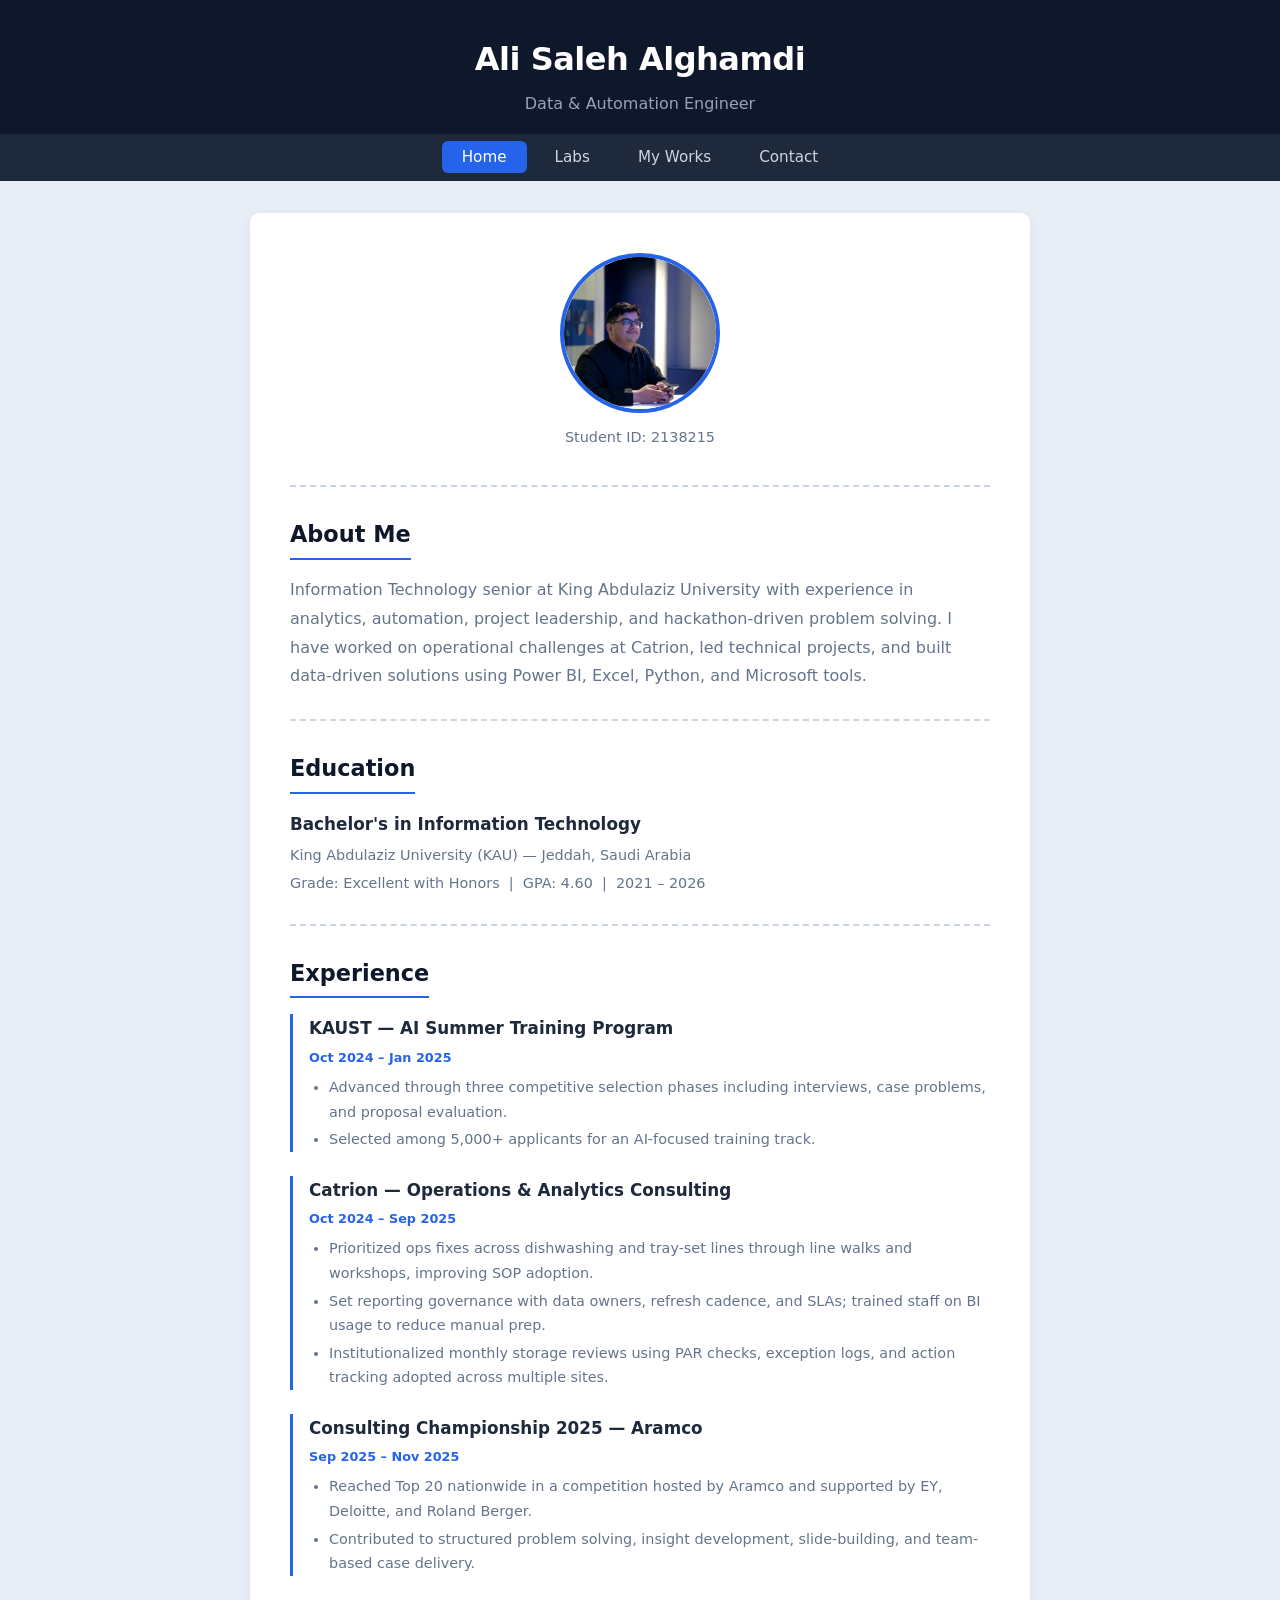
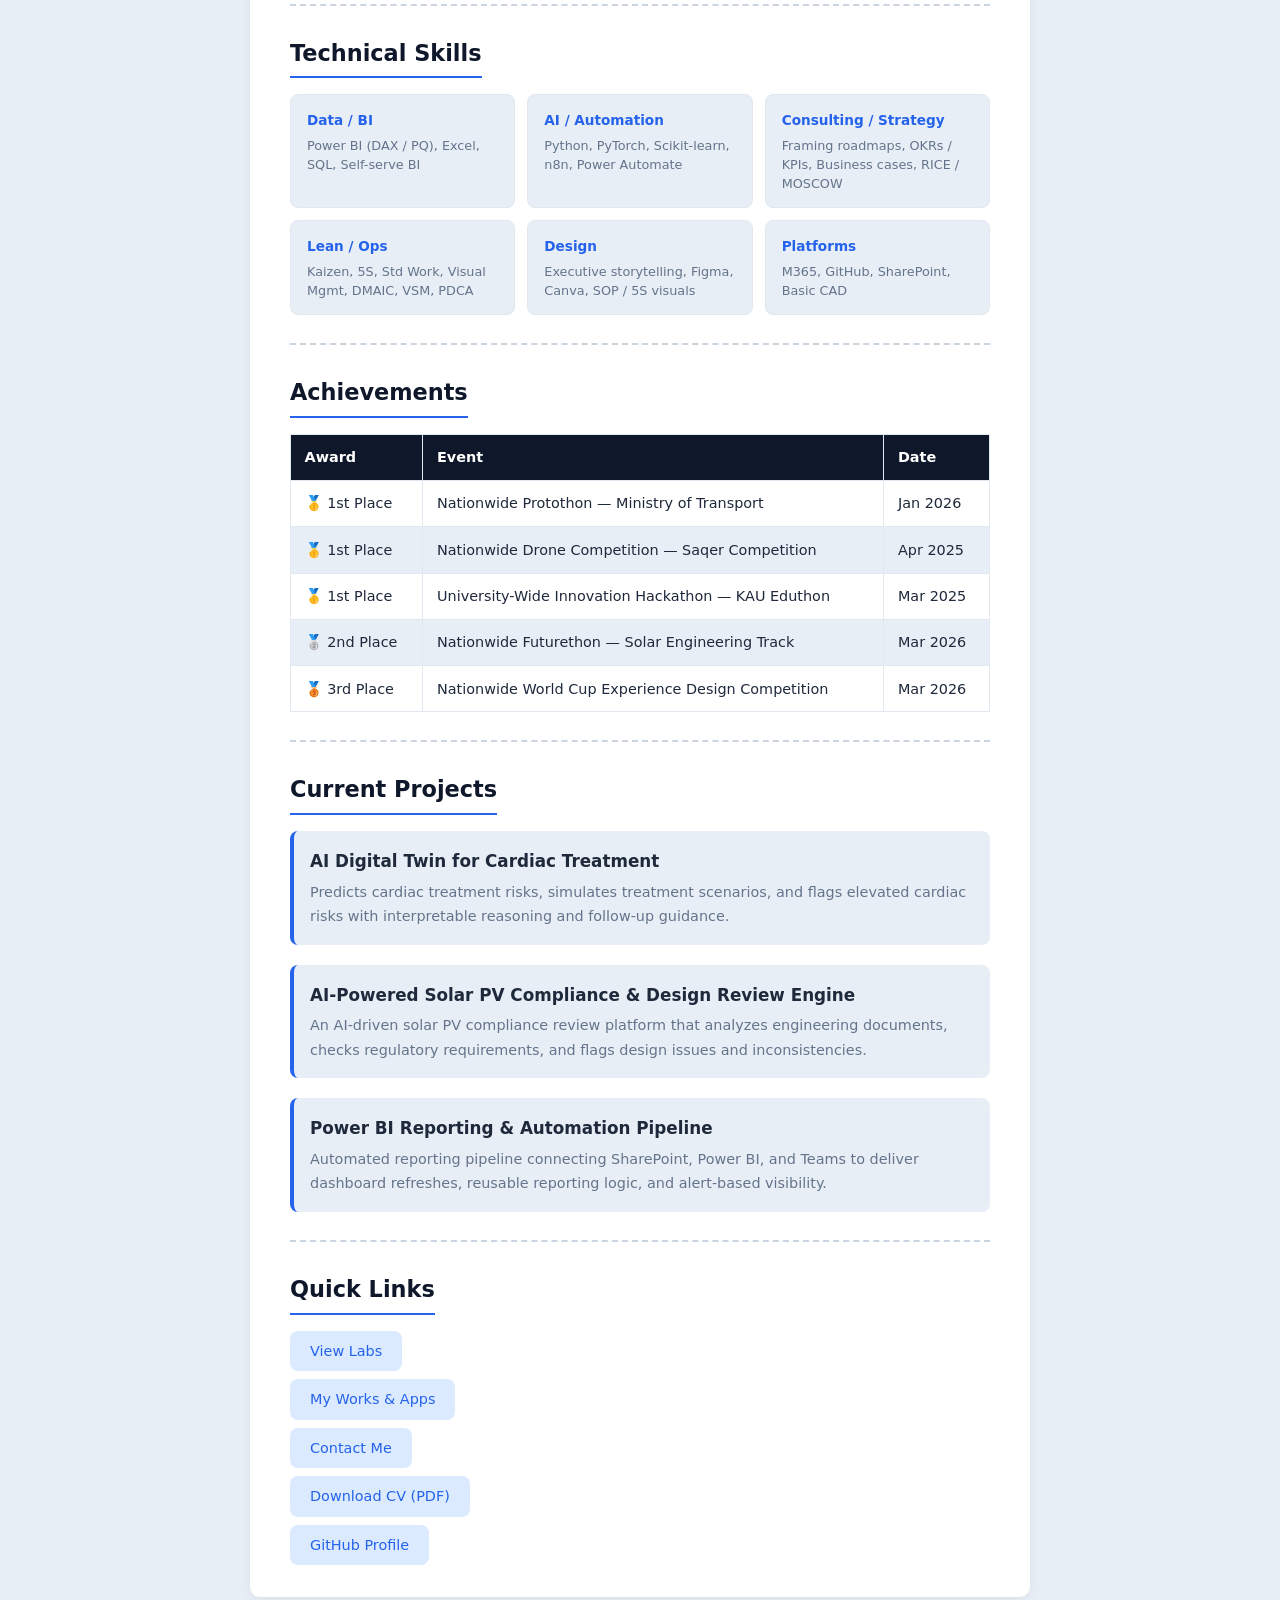
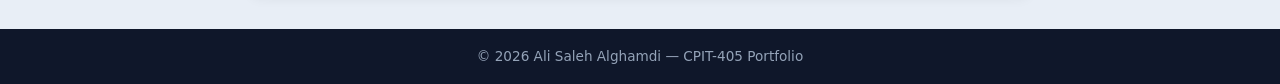
<file: index.html>
<!DOCTYPE html>
<html lang="en">

<head>
  <meta charset="UTF-8" />
  <meta name="viewport" content="width=device-width, initial-scale=1.0" />
  <meta name="description" content="Ali Saleh Alghamdi — Data & Automation Engineer Portfolio" />
  <title>Portfolio - Ali Alghamdi</title>
  <link rel="stylesheet" href="style.css" />
</head>

<body>

  <!-- Header -->
  <header class="header">
    <div class="container header-inner">
      <h1 class="header-name">Ali Saleh Alghamdi</h1>
      <p class="header-subtitle">Data &amp; Automation Engineer</p>
    </div>
    <nav class="nav">
      <div class="container">
        <ul class="nav-links">
          <li><a href="index.html" class="active">Home</a></li>
          <li><a href="labs.html">Labs</a></li>
          <li><a href="myworks.html">My Works</a></li>
          <li><a href="contact.html">Contact</a></li>
        </ul>
      </div>
    </nav>
  </header>

  <main class="main">
    <div class="container">
      <div class="content-card">

        <!-- Profile section -->
        <div class="profile-section">
          <img src="assets/profile.png" alt="Ali Saleh Alghamdi" class="profile-img" />
          <p class="student-id">Student ID: 2138215</p>
        </div>

        <hr class="divider" />

        <!-- About Me -->
        <section id="about">
          <h2>About Me</h2>
          <p>
            Information Technology senior at King Abdulaziz University with experience in analytics,
            automation, project leadership, and hackathon-driven problem solving. I have worked on
            operational challenges at Catrion, led technical projects, and built data-driven solutions
            using Power BI, Excel, Python, and Microsoft tools.
          </p>
        </section>

        <hr class="divider" />

        <!-- Education -->
        <section id="education">
          <h2>Education</h2>
          <div class="edu-item">
            <h3>Bachelor's in Information Technology</h3>
            <p class="subtitle">King Abdulaziz University (KAU) — Jeddah, Saudi Arabia</p>
            <p>Grade: Excellent with Honors &nbsp;|&nbsp; GPA: 4.60 &nbsp;|&nbsp; 2021 – 2026</p>
          </div>
        </section>

        <hr class="divider" />

        <!-- Experience -->
        <section id="experience">
          <h2>Experience</h2>

          <div class="exp-item">
            <h3>KAUST — AI Summer Training Program</h3>
            <p class="date">Oct 2024 – Jan 2025</p>
            <ul>
              <li>Advanced through three competitive selection phases including interviews, case problems, and proposal
                evaluation.</li>
              <li>Selected among 5,000+ applicants for an AI-focused training track.</li>
            </ul>
          </div>

          <div class="exp-item">
            <h3>Catrion — Operations &amp; Analytics Consulting</h3>
            <p class="date">Oct 2024 – Sep 2025</p>
            <ul>
              <li>Prioritized ops fixes across dishwashing and tray-set lines through line walks and workshops,
                improving SOP adoption.</li>
              <li>Set reporting governance with data owners, refresh cadence, and SLAs; trained staff on BI usage to
                reduce manual prep.</li>
              <li>Institutionalized monthly storage reviews using PAR checks, exception logs, and action tracking
                adopted across multiple sites.</li>
            </ul>
          </div>

          <div class="exp-item">
            <h3>Consulting Championship 2025 — Aramco</h3>
            <p class="date">Sep 2025 – Nov 2025</p>
            <ul>
              <li>Reached Top 20 nationwide in a competition hosted by Aramco and supported by EY, Deloitte, and Roland
                Berger.</li>
              <li>Contributed to structured problem solving, insight development, slide-building, and team-based case
                delivery.</li>
            </ul>
          </div>
        </section>

        <hr class="divider" />

        <!-- Technical Skills -->
        <section id="skills">
          <h2>Technical Skills</h2>
          <div class="skills-grid">
            <div class="skill-box">
              <h3>Data / BI</h3>
              <p>Power BI (DAX / PQ), Excel, SQL, Self-serve BI</p>
            </div>
            <div class="skill-box">
              <h3>AI / Automation</h3>
              <p>Python, PyTorch, Scikit-learn, n8n, Power Automate</p>
            </div>
            <div class="skill-box">
              <h3>Consulting / Strategy</h3>
              <p>Framing roadmaps, OKRs / KPIs, Business cases, RICE / MOSCOW</p>
            </div>
            <div class="skill-box">
              <h3>Lean / Ops</h3>
              <p>Kaizen, 5S, Std Work, Visual Mgmt, DMAIC, VSM, PDCA</p>
            </div>
            <div class="skill-box">
              <h3>Design</h3>
              <p>Executive storytelling, Figma, Canva, SOP / 5S visuals</p>
            </div>
            <div class="skill-box">
              <h3>Platforms</h3>
              <p>M365, GitHub, SharePoint, Basic CAD</p>
            </div>
          </div>
        </section>

        <hr class="divider" />

        <!-- Achievements -->
        <section id="achievements">
          <h2>Achievements</h2>
          <table class="data-table">
            <thead>
              <tr>
                <th>Award</th>
                <th>Event</th>
                <th>Date</th>
              </tr>
            </thead>
            <tbody>
              <tr>
                <td>🥇 1st Place</td>
                <td>Nationwide Protothon — Ministry of Transport</td>
                <td>Jan 2026</td>
              </tr>
              <tr>
                <td>🥇 1st Place</td>
                <td>Nationwide Drone Competition — Saqer Competition</td>
                <td>Apr 2025</td>
              </tr>
              <tr>
                <td>🥇 1st Place</td>
                <td>University-Wide Innovation Hackathon — KAU Eduthon</td>
                <td>Mar 2025</td>
              </tr>
              <tr>
                <td>🥈 2nd Place</td>
                <td>Nationwide Futurethon — Solar Engineering Track</td>
                <td>Mar 2026</td>
              </tr>
              <tr>
                <td>🥉 3rd Place</td>
                <td>Nationwide World Cup Experience Design Competition</td>
                <td>Mar 2026</td>
              </tr>
            </tbody>
          </table>
        </section>

        <hr class="divider" />

        <!-- Projects -->
        <section id="projects">
          <h2>Current Projects</h2>

          <div class="project-item">
            <h3>AI Digital Twin for Cardiac Treatment</h3>
            <p>Predicts cardiac treatment risks, simulates treatment scenarios, and flags elevated cardiac risks with
              interpretable reasoning and follow-up guidance.</p>
          </div>

          <div class="project-item">
            <h3>AI-Powered Solar PV Compliance &amp; Design Review Engine</h3>
            <p>An AI-driven solar PV compliance review platform that analyzes engineering documents, checks regulatory
              requirements, and flags design issues and inconsistencies.</p>
          </div>

          <div class="project-item">
            <h3>Power BI Reporting &amp; Automation Pipeline</h3>
            <p>Automated reporting pipeline connecting SharePoint, Power BI, and Teams to deliver dashboard refreshes,
              reusable reporting logic, and alert-based visibility.</p>
          </div>
        </section>

        <hr class="divider" />

        <!-- Quick Links -->
        <section id="quick-links">
          <h2>Quick Links</h2>
          <ul class="link-list">
            <li><a href="labs.html">View Labs</a></li>
            <li><a href="myworks.html">My Works &amp; Apps</a></li>
            <li><a href="contact.html">Contact Me</a></li>
            <li><a href="assets/Ali_Saleh_Alghamdi_CV.pdf" target="_blank">Download CV (PDF)</a></li>
            <li><a href="https://github.com/ByTixty1" target="_blank">GitHub Profile</a></li>
          </ul>
        </section>

      </div>
    </div>
  </main>

  <!-- Footer -->
  <footer class="footer">
    <div class="container">
      <p>&copy; 2026 Ali Saleh Alghamdi — CPIT-405 Portfolio</p>
    </div>
  </footer>

</body>

</html>
</file>
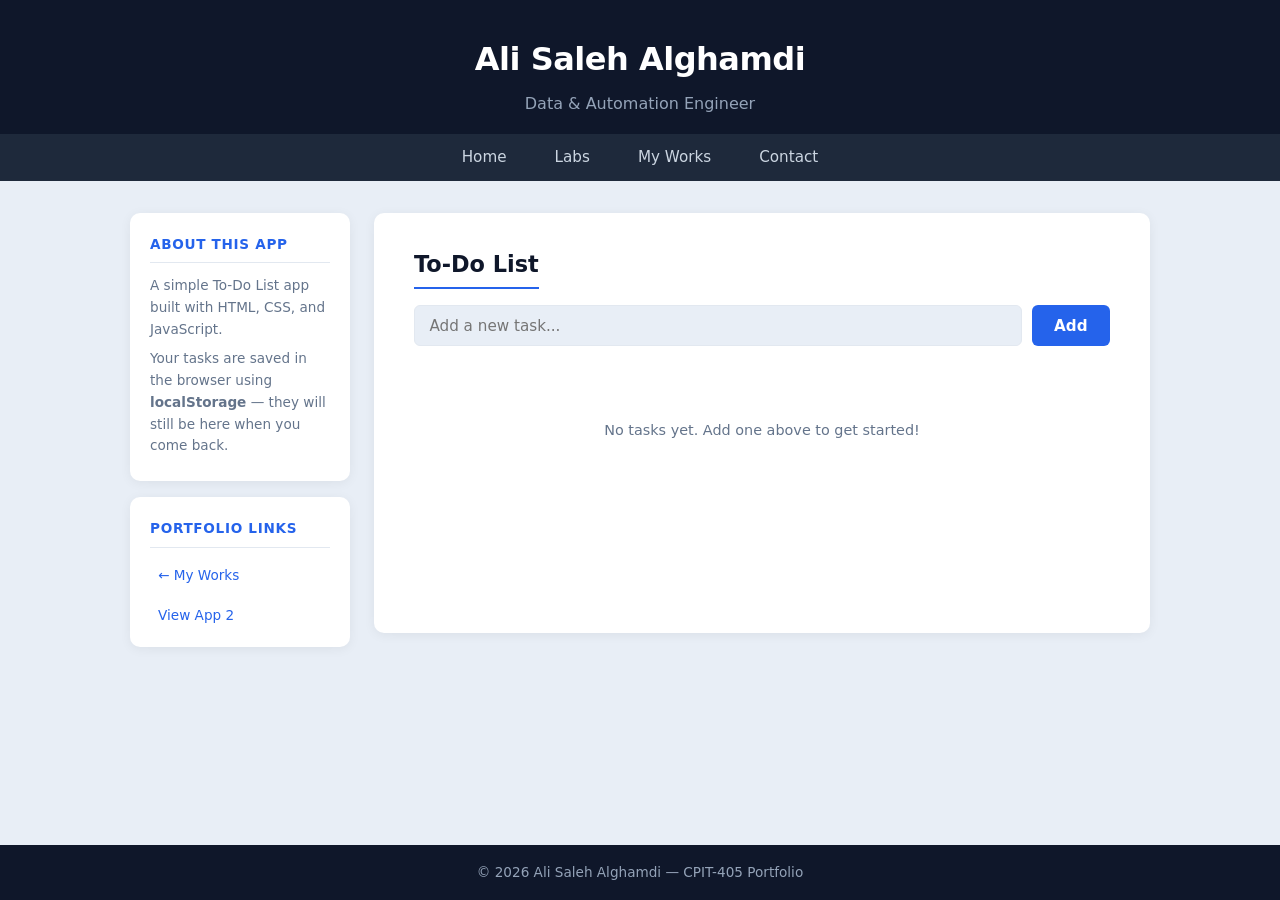
<file: app1.html>
<!DOCTYPE html>
<html lang="en">

<head>
  <meta charset="UTF-8" />
  <meta name="viewport" content="width=device-width, initial-scale=1.0" />
  <meta name="description" content="Ali Alghamdi — To-Do List App" />
  <title>To-Do List - Ali Alghamdi</title>
  <link rel="stylesheet" href="style.css" />
</head>

<body>

  <header class="header">
    <div class="container header-inner">
      <h1 class="header-name">Ali Saleh Alghamdi</h1>
      <p class="header-subtitle">Data &amp; Automation Engineer</p>
    </div>
    <nav class="nav">
      <div class="container">
        <ul class="nav-links">
          <li><a href="index.html">Home</a></li>
          <li><a href="labs.html">Labs</a></li>
          <li><a href="myworks.html">My Works</a></li>
          <li><a href="contact.html">Contact</a></li>
        </ul>
      </div>
    </nav>
  </header>

  <main class="main">
    <div class="container container--wide">
      <div class="app-layout">

        <!-- Sidebar -->
        <aside class="app-sidebar">
          <div class="sidebar-block">
            <h3 class="sidebar-title">About This App</h3>
            <p class="sidebar-text">A simple To-Do List app built with HTML, CSS, and JavaScript.</p>
            <p class="sidebar-text">Your tasks are saved in the browser using <strong>localStorage</strong> — they will still be here when you come back.</p>
          </div>
          <div class="sidebar-block">
            <h3 class="sidebar-title">Portfolio Links</h3>
            <ul class="sidebar-links">
              <li><a href="myworks.html">← My Works</a></li>
              <li><a href="app2.html">View App 2</a></li>
            </ul>
          </div>
        </aside>

        <!-- Content -->
        <div class="app-content">
          <div class="content-card">
            <h2>To-Do List</h2>

            <!-- Input Row -->
            <div class="todo-input-row">
              <input type="text" id="todoInput" class="todo-input" placeholder="Add a new task..." maxlength="200" />
              <button id="addBtn" class="btn-add">Add</button>
            </div>

            <!-- Task List -->
            <ul id="todoList" class="todo-list"></ul>

            <!-- Footer Row -->
            <div class="todo-footer" id="todoFooter" style="display:none;">
              <span id="todoCount" class="todo-count"></span>
              <button id="clearBtn" class="btn-clear">Clear completed</button>
            </div>

            <!-- Empty State -->
            <div id="emptyState" class="todo-empty">
              <p>No tasks yet. Add one above to get started!</p>
            </div>
          </div>
        </div>

      </div>
    </div>
  </main>

  <footer class="footer">
    <div class="container">
      <p>&copy; 2026 Ali Saleh Alghamdi — CPIT-405 Portfolio</p>
    </div>
  </footer>

  <script src="app1.js"></script>

</body>
</html>
</file>
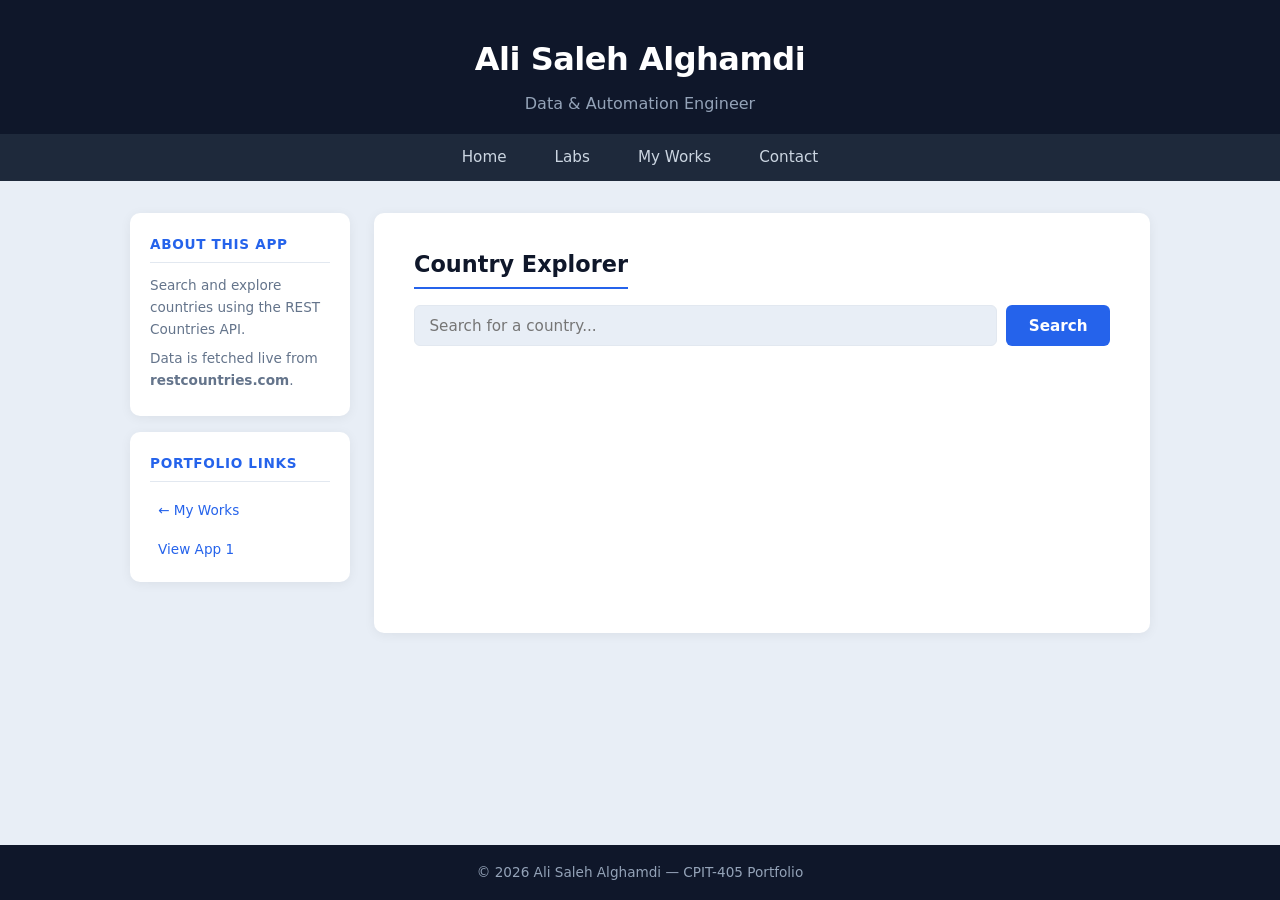
<file: app2.html>
<!DOCTYPE html>
<html lang="en">

<head>
  <meta charset="UTF-8" />
  <meta name="viewport" content="width=device-width, initial-scale=1.0" />
  <meta name="description" content="Ali Alghamdi — Country Explorer" />
  <title>Country Explorer - Ali Alghamdi</title>
  <link rel="stylesheet" href="style.css" />
</head>

<body>

  <header class="header">
    <div class="container header-inner">
      <h1 class="header-name">Ali Saleh Alghamdi</h1>
      <p class="header-subtitle">Data &amp; Automation Engineer</p>
    </div>
    <nav class="nav">
      <div class="container">
        <ul class="nav-links">
          <li><a href="index.html">Home</a></li>
          <li><a href="labs.html">Labs</a></li>
          <li><a href="myworks.html">My Works</a></li>
          <li><a href="contact.html">Contact</a></li>
        </ul>
      </div>
    </nav>
  </header>

  <main class="main">
    <div class="container container--wide">
      <div class="app-layout">

        <!-- Sidebar -->
        <aside class="app-sidebar">
          <div class="sidebar-block">
            <h3 class="sidebar-title">About This App</h3>
            <p class="sidebar-text">Search and explore countries using the REST Countries API.</p>
            <p class="sidebar-text">Data is fetched live from <strong>restcountries.com</strong>.</p>
          </div>
          <div class="sidebar-block">
            <h3 class="sidebar-title">Portfolio Links</h3>
            <ul class="sidebar-links">
              <li><a href="myworks.html">← My Works</a></li>
              <li><a href="app1.html">View App 1</a></li>
            </ul>
          </div>
        </aside>

        <!-- Content -->
        <div class="app-content">
          <div class="content-card">
            <h2>Country Explorer</h2>

            <!-- Search Row -->
            <div class="search-row">
              <input type="text" id="searchInput" class="search-input" placeholder="Search for a country..." />
              <button id="searchBtn" class="btn-search">Search</button>
            </div>

            <!-- Status -->
            <div id="statusMsg" class="status-msg" style="display:none;"></div>

            <!-- Loading -->
            <div id="loadingState" class="loading-state" style="display:none;">
              <div class="spinner"></div>
              <span>Fetching countries...</span>
            </div>

            <!-- Results -->
            <div id="resultsGrid" class="countries-grid"></div>
          </div>
        </div>

      </div>
    </div>
  </main>

  <footer class="footer">
    <div class="container">
      <p>&copy; 2026 Ali Saleh Alghamdi — CPIT-405 Portfolio</p>
    </div>
  </footer>

  <script src="app2.js"></script>

</body>
</html>
</file>
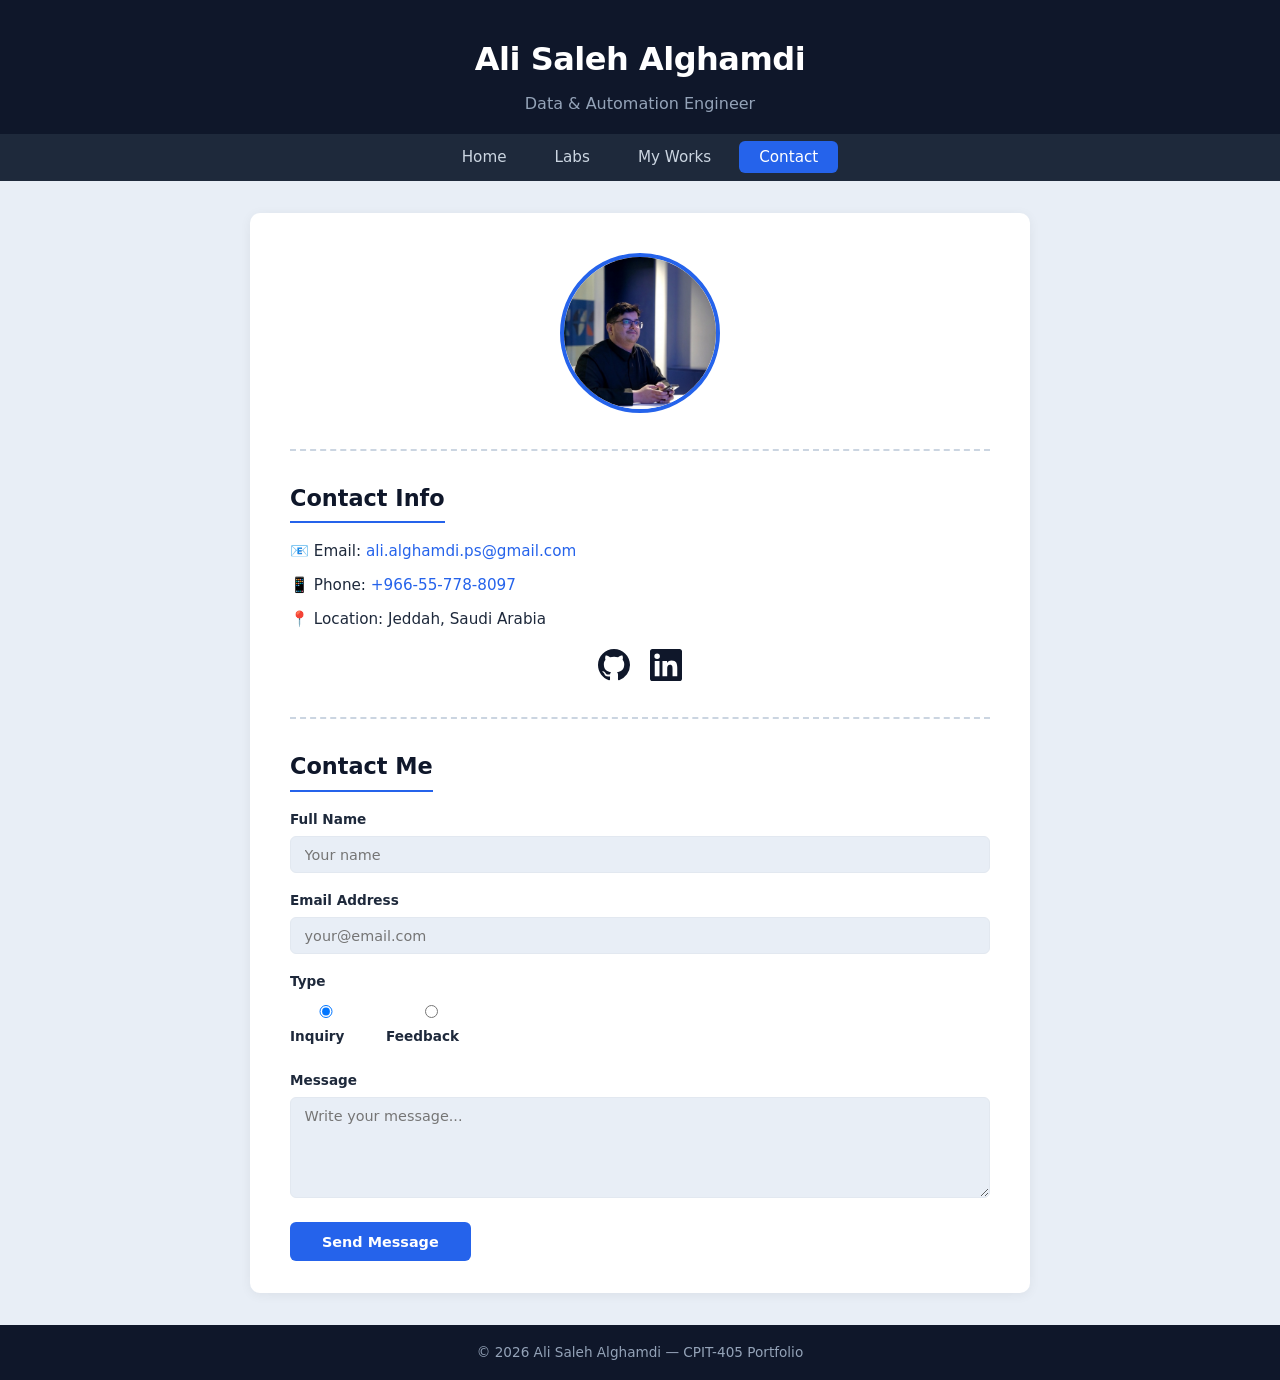
<file: contact.html>
<!DOCTYPE html>
<html lang="en">

<head>
    <meta charset="UTF-8" />
    <meta name="viewport" content="width=device-width, initial-scale=1.0" />
    <meta name="description" content="Ali Alghamdi — Contact" />
    <title>Contact - Ali Alghamdi</title>
    <link rel="stylesheet" href="style.css" />
</head>

<body>

    <!-- Header -->
    <header class="header">
        <div class="container header-inner">
            <h1 class="header-name">Ali Saleh Alghamdi</h1>
            <p class="header-subtitle">Data &amp; Automation Engineer</p>
        </div>
        <nav class="nav">
            <div class="container">
                <ul class="nav-links">
                    <li><a href="index.html">Home</a></li>
                    <li><a href="labs.html">Labs</a></li>
                    <li><a href="myworks.html">My Works</a></li>
                    <li><a href="contact.html" class="active">Contact</a></li>
                </ul>
            </div>
        </nav>
    </header>

    <main class="main">
        <div class="container">
            <div class="content-card">

                <!-- Profile -->
                <div class="profile-section">
                    <img src="assets/profile.png" alt="Ali Saleh Alghamdi" class="profile-img" />
                </div>

                <hr class="divider" />

                <!-- Contact Info -->
                <section>
                    <h2>Contact Info</h2>
                    <div class="contact-info-list">
                        <p>📧 Email: <a href="mailto:ali.alghamdi.ps@gmail.com">ali.alghamdi.ps@gmail.com</a></p>
                        <p>📱 Phone: <a href="tel:+966557788097">+966-55-778-8097</a></p>
                        <p>📍 Location: Jeddah, Saudi Arabia</p>
                    </div>
                    <div class="social-icons">
                        <a href="https://github.com/ByTixty1" target="_blank" aria-label="GitHub">
                            <!-- GitHub SVG icon -->
                            <svg xmlns="http://www.w3.org/2000/svg" width="32" height="32" viewBox="0 0 24 24"
                                fill="currentColor">
                                <path
                                    d="M12 0C5.37 0 0 5.37 0 12c0 5.31 3.435 9.795 8.205 11.385.6.105.825-.255.825-.57 0-.285-.015-1.23-.015-2.235-3.015.555-3.795-.735-4.035-1.41-.135-.345-.72-1.41-1.23-1.695-.42-.225-1.02-.78-.015-.795.945-.015 1.62.87 1.845 1.23 1.08 1.815 2.805 1.305 3.495.99.105-.78.42-1.305.765-1.605-2.67-.3-5.46-1.335-5.46-5.925 0-1.305.465-2.385 1.23-3.225-.12-.3-.54-1.53.12-3.18 0 0 1.005-.315 3.3 1.23.96-.27 1.98-.405 3-.405s2.04.135 3 .405c2.295-1.56 3.3-1.23 3.3-1.23.66 1.65.24 2.88.12 3.18.765.84 1.23 1.905 1.23 3.225 0 4.605-2.805 5.625-5.475 5.925.435.375.81 1.095.81 2.22 0 1.605-.015 2.895-.015 3.3 0 .315.225.69.825.57A12.02 12.02 0 0024 12c0-6.63-5.37-12-12-12z" />
                            </svg>
                        </a>
                        <a href="https://www.linkedin.com/in/ali-alghamdi" target="_blank" aria-label="LinkedIn">
                            <!-- LinkedIn SVG icon -->
                            <svg xmlns="http://www.w3.org/2000/svg" width="32" height="32" viewBox="0 0 24 24"
                                fill="currentColor">
                                <path
                                    d="M20.447 20.452h-3.554v-5.569c0-1.328-.027-3.037-1.852-3.037-1.853 0-2.136 1.445-2.136 2.939v5.667H9.351V9h3.414v1.561h.046c.477-.9 1.637-1.85 3.37-1.85 3.601 0 4.267 2.37 4.267 5.455v6.286zM5.337 7.433a2.062 2.062 0 01-2.063-2.065 2.064 2.064 0 112.063 2.065zm1.782 13.019H3.555V9h3.564v11.452zM22.225 0H1.771C.792 0 0 .774 0 1.729v20.542C0 23.227.792 24 1.771 24h20.451C23.2 24 24 23.227 24 22.271V1.729C24 .774 23.2 0 22.222 0h.003z" />
                            </svg>
                        </a>
                    </div>
                </section>

                <hr class="divider" />

                <!-- Contact Form (FormSubmit) -->
                <section>
                    <h2>Contact Me</h2>
                    <form class="contact-form" action="https://formsubmit.co/ali.alghamdi.ps@gmail.com" method="POST">
                        <!-- FormSubmit config -->
                        <input type="hidden" name="_subject" value="New Portfolio Contact Message" />
                        <input type="hidden" name="_captcha" value="false" />
                        <input type="hidden" name="_next" value="https://bytixty1.github.io/Portfolio/contact.html" />
                        <input type="text" name="_honey" style="display:none" />

                        <div class="form-group">
                            <label for="name">Full Name</label>
                            <input type="text" id="name" name="name" placeholder="Your name" required />
                        </div>

                        <div class="form-group">
                            <label for="email">Email Address</label>
                            <input type="email" id="email" name="email" placeholder="your@email.com" required />
                        </div>

                        <div class="form-group">
                            <label for="type">Type</label>
                            <div class="radio-group">
                                <label class="radio-label">
                                    <input type="radio" name="type" value="Inquiry" checked /> Inquiry
                                </label>
                                <label class="radio-label">
                                    <input type="radio" name="type" value="Feedback" /> Feedback
                                </label>
                            </div>
                        </div>

                        <div class="form-group">
                            <label for="message">Message</label>
                            <textarea id="message" name="message" rows="5" placeholder="Write your message..."
                                required></textarea>
                        </div>

                        <button type="submit" class="btn-submit">Send Message</button>
                    </form>
                </section>

            </div>
        </div>
    </main>

    <!-- Footer -->
    <footer class="footer">
        <div class="container">
            <p>&copy; 2026 Ali Saleh Alghamdi — CPIT-405 Portfolio</p>
        </div>
    </footer>

</body>

</html>
</file>
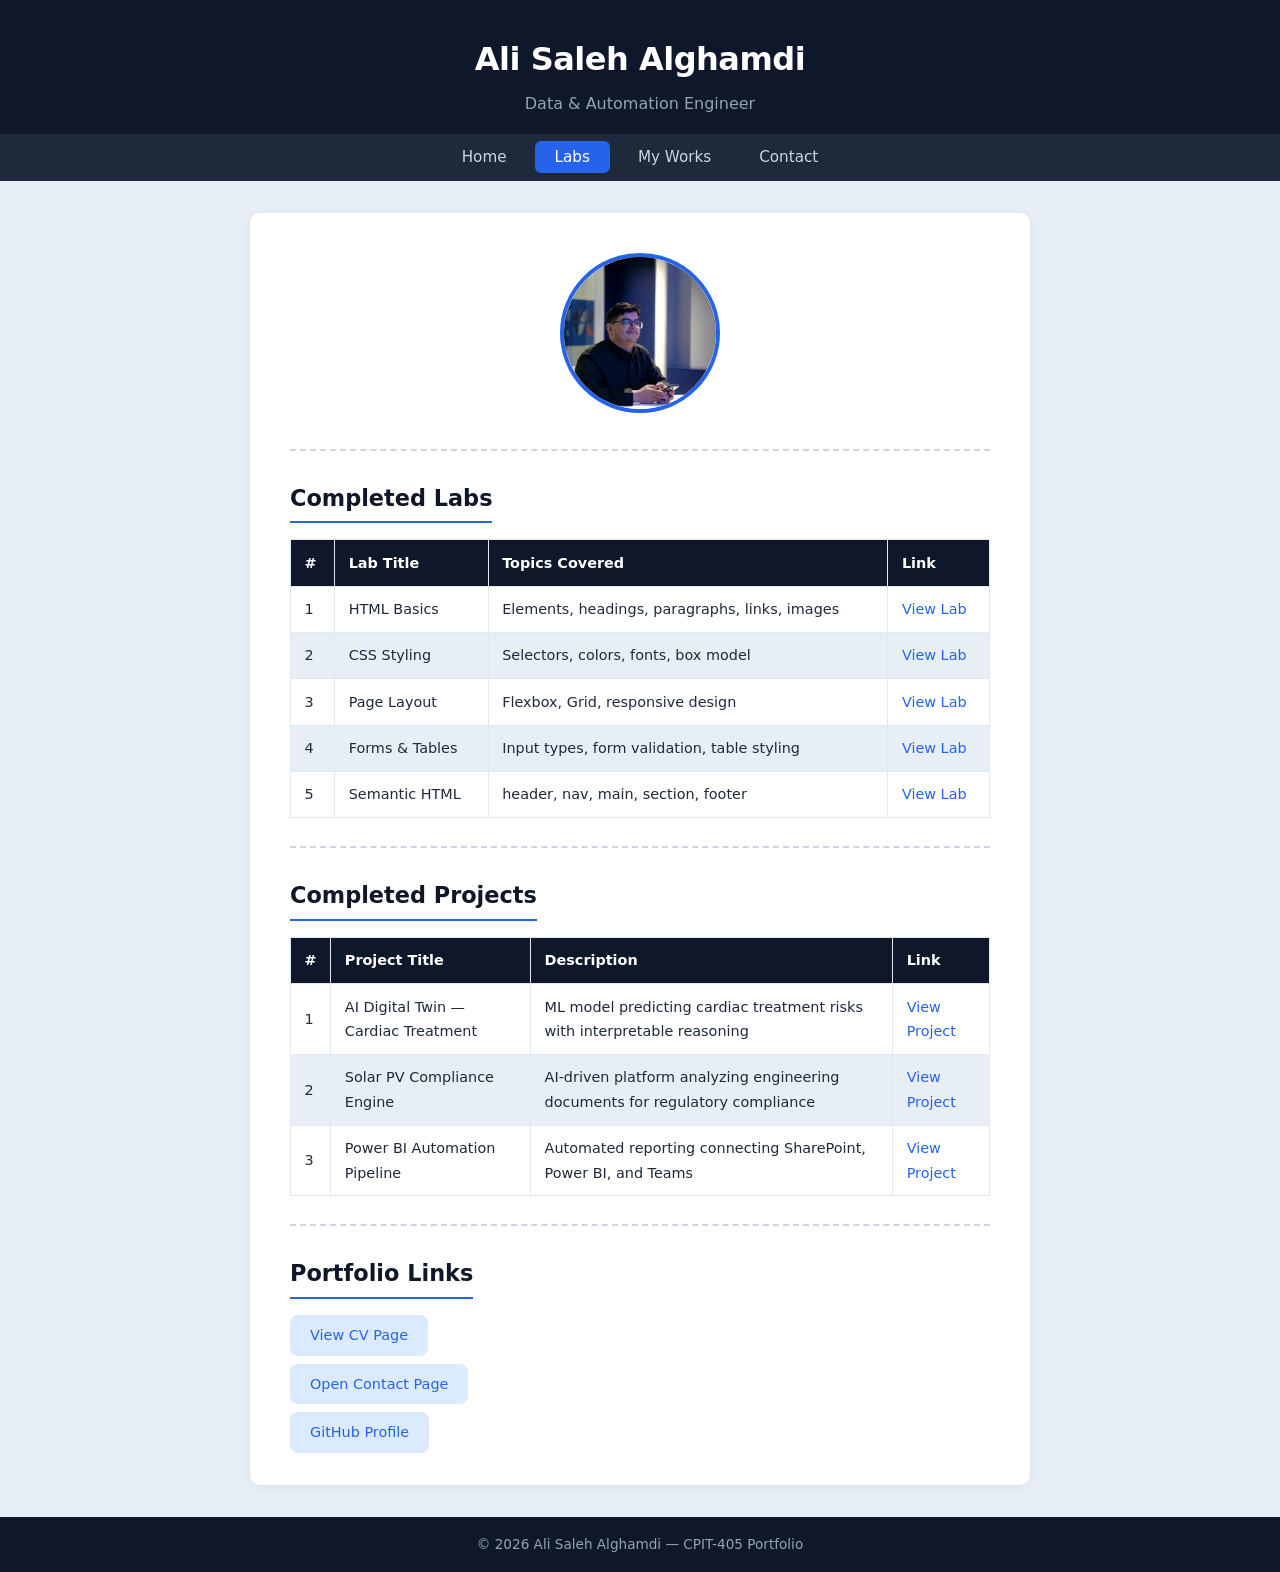
<file: labs.html>
<!DOCTYPE html>
<html lang="en">

<head>
    <meta charset="UTF-8" />
    <meta name="viewport" content="width=device-width, initial-scale=1.0" />
    <meta name="description" content="Ali Alghamdi — Labs & Projects" />
    <title>Labs & Projects - Ali Alghamdi</title>
    <link rel="stylesheet" href="style.css" />
</head>

<body>

    <!-- Header -->
    <header class="header">
        <div class="container header-inner">
            <h1 class="header-name">Ali Saleh Alghamdi</h1>
            <p class="header-subtitle">Data &amp; Automation Engineer</p>
        </div>
        <nav class="nav">
            <div class="container">
                <ul class="nav-links">
                    <li><a href="index.html">Home</a></li>
                    <li><a href="labs.html" class="active">Labs</a></li>
                    <li><a href="myworks.html">My Works</a></li>
                    <li><a href="contact.html">Contact</a></li>
                </ul>
            </div>
        </nav>
    </header>

    <main class="main">
        <div class="container">
            <div class="content-card">

                <!-- Profile -->
                <div class="profile-section">
                    <img src="assets/profile.png" alt="Ali Saleh Alghamdi" class="profile-img" />
                </div>

                <hr class="divider" />

                <!-- Completed Labs -->
                <section>
                    <h2>Completed Labs</h2>
                    <table class="data-table">
                        <thead>
                            <tr>
                                <th>#</th>
                                <th>Lab Title</th>
                                <th>Topics Covered</th>
                                <th>Link</th>
                            </tr>
                        </thead>
                        <tbody>
                            <tr>
                                <td>1</td>
                                <td>HTML Basics</td>
                                <td>Elements, headings, paragraphs, links, images</td>
                                <td><a href="#">View Lab</a></td>
                            </tr>
                            <tr>
                                <td>2</td>
                                <td>CSS Styling</td>
                                <td>Selectors, colors, fonts, box model</td>
                                <td><a href="#">View Lab</a></td>
                            </tr>
                            <tr>
                                <td>3</td>
                                <td>Page Layout</td>
                                <td>Flexbox, Grid, responsive design</td>
                                <td><a href="#">View Lab</a></td>
                            </tr>
                            <tr>
                                <td>4</td>
                                <td>Forms &amp; Tables</td>
                                <td>Input types, form validation, table styling</td>
                                <td><a href="#">View Lab</a></td>
                            </tr>
                            <tr>
                                <td>5</td>
                                <td>Semantic HTML</td>
                                <td>header, nav, main, section, footer</td>
                                <td><a href="#">View Lab</a></td>
                            </tr>
                        </tbody>
                    </table>
                </section>

                <hr class="divider" />

                <!-- Completed Projects -->
                <section>
                    <h2>Completed Projects</h2>
                    <table class="data-table">
                        <thead>
                            <tr>
                                <th>#</th>
                                <th>Project Title</th>
                                <th>Description</th>
                                <th>Link</th>
                            </tr>
                        </thead>
                        <tbody>
                            <tr>
                                <td>1</td>
                                <td>AI Digital Twin — Cardiac Treatment</td>
                                <td>ML model predicting cardiac treatment risks with interpretable reasoning</td>
                                <td><a href="#">View Project</a></td>
                            </tr>
                            <tr>
                                <td>2</td>
                                <td>Solar PV Compliance Engine</td>
                                <td>AI-driven platform analyzing engineering documents for regulatory compliance</td>
                                <td><a href="#">View Project</a></td>
                            </tr>
                            <tr>
                                <td>3</td>
                                <td>Power BI Automation Pipeline</td>
                                <td>Automated reporting connecting SharePoint, Power BI, and Teams</td>
                                <td><a href="#">View Project</a></td>
                            </tr>
                        </tbody>
                    </table>
                </section>

                <hr class="divider" />

                <!-- Portfolio Links -->
                <section>
                    <h2>Portfolio Links</h2>
                    <ul class="link-list">
                        <li><a href="index.html">View CV Page</a></li>
                        <li><a href="contact.html">Open Contact Page</a></li>
                        <li><a href="https://github.com/ByTixty1" target="_blank">GitHub Profile</a></li>
                    </ul>
                </section>

            </div>
        </div>
    </main>

    <!-- Footer -->
    <footer class="footer">
        <div class="container">
            <p>&copy; 2026 Ali Saleh Alghamdi — CPIT-405 Portfolio</p>
        </div>
    </footer>

</body>

</html>
</file>
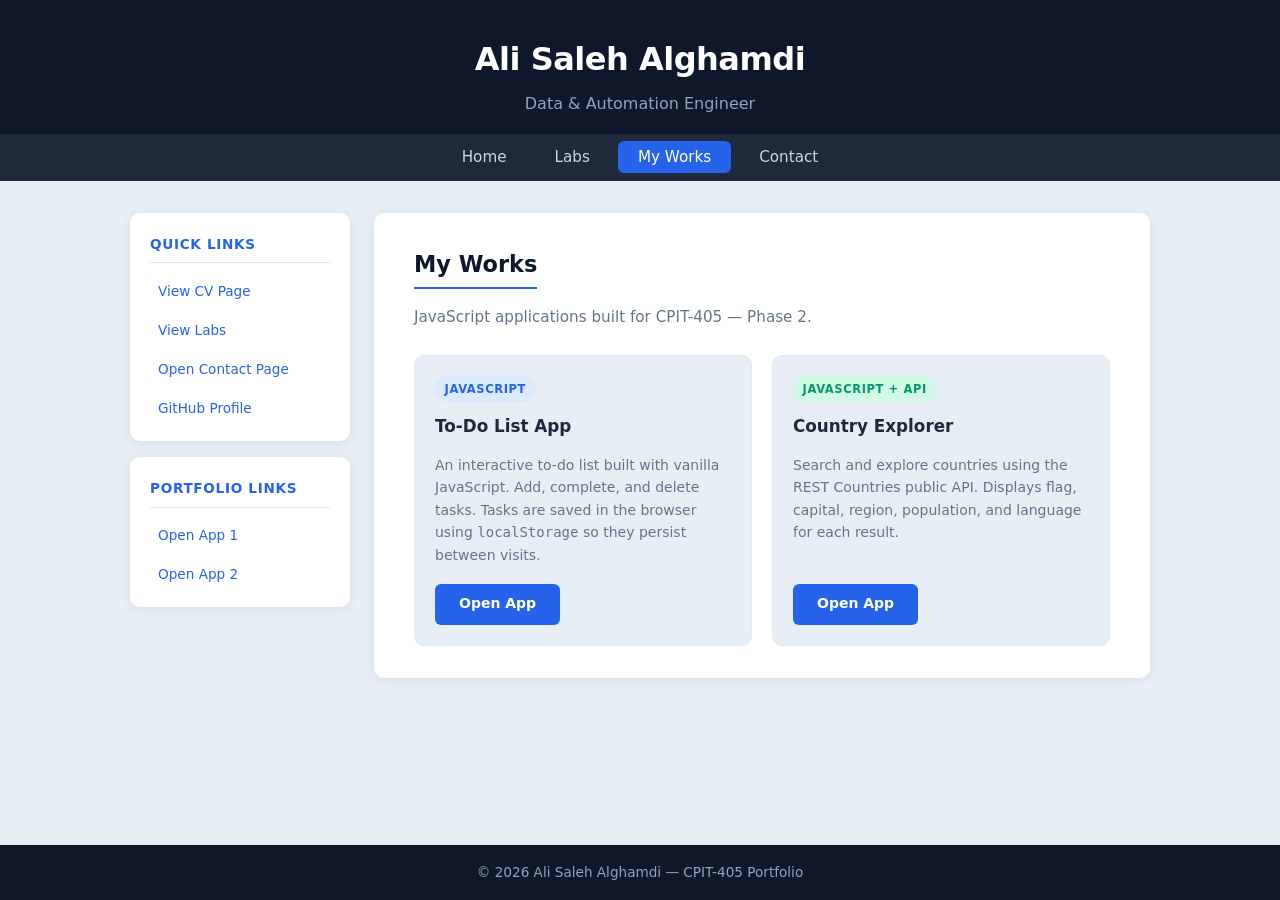
<file: myworks.html>
<!DOCTYPE html>
<html lang="en">

<head>
  <meta charset="UTF-8" />
  <meta name="viewport" content="width=device-width, initial-scale=1.0" />
  <meta name="description" content="Ali Alghamdi — My Works" />
  <title>My Works - Ali Alghamdi</title>
  <link rel="stylesheet" href="style.css" />
</head>

<body>

  <header class="header">
    <div class="container header-inner">
      <h1 class="header-name">Ali Saleh Alghamdi</h1>
      <p class="header-subtitle">Data &amp; Automation Engineer</p>
    </div>
    <nav class="nav">
      <div class="container">
        <ul class="nav-links">
          <li><a href="index.html">Home</a></li>
          <li><a href="labs.html">Labs</a></li>
          <li><a href="myworks.html" class="active">My Works</a></li>
          <li><a href="contact.html">Contact</a></li>
        </ul>
      </div>
    </nav>
  </header>

  <main class="main">
    <div class="container container--wide">
      <div class="app-layout">

        <!-- Sidebar -->
        <aside class="app-sidebar">
          <div class="sidebar-block">
            <h3 class="sidebar-title">Quick Links</h3>
            <ul class="sidebar-links">
              <li><a href="index.html">View CV Page</a></li>
              <li><a href="labs.html">View Labs</a></li>
              <li><a href="contact.html">Open Contact Page</a></li>
              <li><a href="https://github.com/ByTixty1" target="_blank">GitHub Profile</a></li>
            </ul>
          </div>
          <div class="sidebar-block">
            <h3 class="sidebar-title">Portfolio Links</h3>
            <ul class="sidebar-links">
              <li><a href="app1.html">Open App 1</a></li>
              <li><a href="app2.html">Open App 2</a></li>
            </ul>
          </div>
        </aside>

        <!-- Content -->
        <div class="app-content">
          <div class="content-card">
            <h2>My Works</h2>
            <p class="works-subtitle">JavaScript applications built for CPIT-405 — Phase 2.</p>

            <div class="works-grid">

              <!-- App 1 Card -->
              <div class="work-card">
                <div class="work-card-badge">JavaScript</div>
                <h3 class="work-card-title">To-Do List App</h3>
                <p class="work-card-desc">
                  An interactive to-do list built with vanilla JavaScript. Add, complete, and delete tasks.
                  Tasks are saved in the browser using <code>localStorage</code> so they persist between visits.
                </p>
                <a href="app1.html" class="btn-open">Open App</a>
              </div>

              <!-- App 2 Card -->
              <div class="work-card">
                <div class="work-card-badge work-card-badge--api">JavaScript + API</div>
                <h3 class="work-card-title">Country Explorer</h3>
                <p class="work-card-desc">
                  Search and explore countries using the REST Countries public API.
                  Displays flag, capital, region, population, and language for each result.
                </p>
                <a href="app2.html" class="btn-open">Open App</a>
              </div>

            </div>
          </div>
        </div>

      </div>
    </div>
  </main>

  <footer class="footer">
    <div class="container">
      <p>&copy; 2026 Ali Saleh Alghamdi — CPIT-405 Portfolio</p>
    </div>
  </footer>

</body>
</html>
</file>
<file: style.css>
/* ═══════════════════════════════════════════
   style.css — CPIT-405 Portfolio
   Simple, clean design. HTML & CSS only.
   ═══════════════════════════════════════════ */

/* ── Variables ── */
:root {
  --clr-primary: #0f172a;
  --clr-primary-light: #1e293b;
  --clr-accent: #2563eb;
  --clr-accent-hover: #1d4ed8;
  --clr-bg: #e8eef6;
  --clr-card: #ffffff;
  --clr-text: #1e293b;
  --clr-text-light: #64748b;
  --clr-border: #e2e8f0;
  --clr-divider: #cbd5e1;
  --ff: 'Segoe UI', system-ui, -apple-system, sans-serif;
  --max-w: 820px;
  --radius: 10px;
}

/* ── Reset ── */
*,
*::before,
*::after {
  box-sizing: border-box;
  margin: 0;
  padding: 0;
}

html {
  scroll-behavior: smooth;
}

body {
  font-family: var(--ff);
  color: var(--clr-text);
  background: var(--clr-bg);
  line-height: 1.7;
  min-height: 100vh;
  display: flex;
  flex-direction: column;
}

a {
  color: var(--clr-accent);
  text-decoration: none;
}

a:hover {
  text-decoration: underline;
}

ul {
  list-style: none;
}

img {
  max-width: 100%;
  display: block;
}

/* ── Container ── */
.container {
  max-width: var(--max-w);
  margin: 0 auto;
  padding: 0 1.25rem;
}

/* ═══════════════════════════════════════════
   HEADER
   ═══════════════════════════════════════════ */
.header {
  background: var(--clr-primary);
  color: #fff;
  text-align: center;
}

.header-inner {
  padding: 2rem 1.25rem 1rem;
}

.header-name {
  font-size: 2rem;
  font-weight: 700;
  letter-spacing: -0.5px;
}

.header-subtitle {
  color: #94a3b8;
  font-size: 1rem;
  margin-top: 0.25rem;
}

/* ── Navigation ── */
.nav {
  background: var(--clr-primary-light);
  padding: 0.6rem 0;
}

.nav-links {
  display: flex;
  justify-content: center;
  gap: 0.5rem;
}

.nav-links a {
  color: #cbd5e1;
  font-size: 0.95rem;
  font-weight: 500;
  padding: 0.45rem 1.25rem;
  border-radius: 6px;
  text-decoration: none;
  transition: background 0.2s, color 0.2s;
}

.nav-links a:hover {
  background: rgba(255, 255, 255, 0.1);
  color: #fff;
  text-decoration: none;
}

.nav-links a.active {
  background: var(--clr-accent);
  color: #fff;
}

/* ═══════════════════════════════════════════
   MAIN
   ═══════════════════════════════════════════ */
.main {
  flex: 1;
  padding: 2rem 0;
}

/* ── Content Card ── */
.content-card {
  background: var(--clr-card);
  border-radius: var(--radius);
  box-shadow: 0 2px 12px rgba(0, 0, 0, 0.06);
  padding: 2rem 2.5rem;
}

/* ── Profile ── */
.profile-section {
  text-align: center;
  padding: 0.5rem 0;
}

.profile-img {
  width: 160px;
  height: 160px;
  border-radius: 50%;
  object-fit: cover;
  border: 4px solid var(--clr-accent);
  margin: 0 auto;
}

.student-id {
  margin-top: 0.75rem;
  font-size: 0.9rem;
  color: var(--clr-text-light);
  font-weight: 500;
}

/* ── Divider ── */
.divider {
  border: none;
  border-top: 2px dashed var(--clr-divider);
  margin: 1.75rem 0;
}

/* ── Section headings ── */
h2 {
  font-size: 1.4rem;
  color: var(--clr-primary);
  margin-bottom: 1rem;
  padding-bottom: 0.3rem;
  border-bottom: 2px solid var(--clr-accent);
  display: inline-block;
}

h3 {
  font-size: 1.05rem;
  color: var(--clr-text);
  margin-bottom: 0.25rem;
}

/* ── About text ── */
section>p {
  color: var(--clr-text-light);
  line-height: 1.8;
}

/* ── Date label ── */
.date {
  font-size: 0.8rem;
  color: var(--clr-accent);
  font-weight: 600;
  margin-bottom: 0.4rem;
}

.subtitle {
  color: var(--clr-text-light);
  font-size: 0.9rem;
  margin-bottom: 0.25rem;
}

/* ── Experience items ── */
.exp-item {
  margin-bottom: 1.5rem;
  padding-left: 1rem;
  border-left: 3px solid var(--clr-accent);
}

.exp-item:last-child {
  margin-bottom: 0;
}

.exp-item ul {
  list-style: disc;
  padding-left: 1.25rem;
  margin-top: 0.35rem;
}

.exp-item li {
  font-size: 0.9rem;
  color: var(--clr-text-light);
  margin-bottom: 0.2rem;
}

/* ── Education ── */
.edu-item p {
  font-size: 0.9rem;
  color: var(--clr-text-light);
}

/* ── Skills Grid ── */
.skills-grid {
  display: grid;
  grid-template-columns: repeat(3, 1fr);
  gap: 0.75rem;
}

.skill-box {
  background: var(--clr-bg);
  border: 1px solid var(--clr-border);
  border-radius: 8px;
  padding: 0.85rem 1rem;
  transition: border-color 0.2s;
}

.skill-box:hover {
  border-color: var(--clr-accent);
}

.skill-box h3 {
  font-size: 0.85rem;
  color: var(--clr-accent);
  margin-bottom: 0.25rem;
}

.skill-box p {
  font-size: 0.8rem;
  color: var(--clr-text-light);
  line-height: 1.5;
}

/* ── Data Tables ── */
.data-table {
  width: 100%;
  border-collapse: collapse;
  font-size: 0.9rem;
}

.data-table thead {
  background: var(--clr-primary);
  color: #fff;
}

.data-table th,
.data-table td {
  text-align: left;
  padding: 0.65rem 0.85rem;
  border: 1px solid var(--clr-border);
}

.data-table tbody tr:nth-child(even) {
  background: var(--clr-bg);
}

.data-table tbody tr:hover {
  background: #dbeafe;
}

/* ── Project items ── */
.project-item {
  margin-bottom: 1.25rem;
  padding: 1rem;
  background: var(--clr-bg);
  border-radius: 8px;
  border-left: 4px solid var(--clr-accent);
}

.project-item:last-child {
  margin-bottom: 0;
}

.project-item p {
  font-size: 0.9rem;
  color: var(--clr-text-light);
  margin-top: 0.25rem;
}

/* ── Achievement cards ── */
.achievement-card {
  margin-bottom: 1rem;
}

/* ── Link list ── */
.link-list {
  display: flex;
  flex-direction: column;
  gap: 0.5rem;
}

.link-list li a {
  display: inline-block;
  padding: 0.5rem 1.25rem;
  background: #dbeafe;
  border-radius: 8px;
  font-weight: 500;
  font-size: 0.9rem;
  transition: background 0.2s;
}

.link-list li a:hover {
  background: var(--clr-accent);
  color: #fff;
  text-decoration: none;
}

/* ═══════════════════════════════════════════
   CONTACT PAGE
   ═══════════════════════════════════════════ */
.contact-info-list p {
  font-size: 0.95rem;
  margin-bottom: 0.5rem;
}

.social-icons {
  display: flex;
  justify-content: center;
  gap: 1.25rem;
  margin-top: 1rem;
}

.social-icons a {
  color: var(--clr-primary);
  transition: color 0.2s;
}

.social-icons a:hover {
  color: var(--clr-accent);
}

/* Form */
.contact-form {
  max-width: 100%;
}

.form-group {
  margin-bottom: 1rem;
}

.form-group label {
  display: block;
  font-size: 0.85rem;
  font-weight: 600;
  margin-bottom: 0.3rem;
  color: var(--clr-text);
}

.form-group input,
.form-group textarea {
  width: 100%;
  padding: 0.6rem 0.85rem;
  font-size: 0.9rem;
  font-family: var(--ff);
  color: var(--clr-text);
  background: var(--clr-bg);
  border: 1.5px solid var(--clr-border);
  border-radius: 6px;
  transition: border-color 0.2s;
}

.form-group input:focus,
.form-group textarea:focus {
  outline: none;
  border-color: var(--clr-accent);
}

.form-group textarea {
  resize: vertical;
  min-height: 100px;
}

.radio-group {
  display: flex;
  gap: 1.5rem;
  padding-top: 0.25rem;
}

.radio-label {
  font-size: 0.9rem;
  font-weight: 400;
  cursor: pointer;
  display: flex;
  align-items: center;
  gap: 0.3rem;
}

.btn-submit {
  display: inline-block;
  padding: 0.7rem 2rem;
  font-size: 0.9rem;
  font-weight: 600;
  font-family: var(--ff);
  color: #fff;
  background: var(--clr-accent);
  border: none;
  border-radius: 6px;
  cursor: pointer;
  transition: background 0.2s;
}

.btn-submit:hover {
  background: var(--clr-accent-hover);
}

/* ═══════════════════════════════════════════
   APP LAYOUT (two-column: sidebar + content)
   ═══════════════════════════════════════════ */
.container--wide {
  max-width: 1060px;
}

.app-layout {
  display: grid;
  grid-template-columns: 220px 1fr;
  gap: 1.5rem;
  align-items: start;
}

/* ── Sidebar ── */
.app-sidebar {
  display: flex;
  flex-direction: column;
  gap: 1rem;
}

.sidebar-block {
  background: var(--clr-card);
  border-radius: var(--radius);
  box-shadow: 0 2px 12px rgba(0, 0, 0, 0.06);
  padding: 1.25rem 1.25rem 1rem;
}

.sidebar-title {
  font-size: 0.85rem;
  font-weight: 700;
  color: var(--clr-accent);
  text-transform: uppercase;
  letter-spacing: 0.05em;
  margin-bottom: 0.75rem;
  padding-bottom: 0.4rem;
  border-bottom: 1px solid var(--clr-border);
}

.sidebar-text {
  font-size: 0.85rem;
  color: var(--clr-text-light);
  line-height: 1.6;
  margin-bottom: 0.5rem;
}

.sidebar-links {
  display: flex;
  flex-direction: column;
  gap: 0.4rem;
}

.sidebar-links li a {
  display: block;
  font-size: 0.85rem;
  color: var(--clr-accent);
  padding: 0.3rem 0.5rem;
  border-radius: 5px;
  transition: background 0.15s;
  text-decoration: none;
}

.sidebar-links li a:hover {
  background: #dbeafe;
  text-decoration: none;
}

/* ── App content area ── */
.app-content .content-card {
  min-height: 420px;
}

/* ═══════════════════════════════════════════
   MY WORKS PAGE
   ═══════════════════════════════════════════ */
.works-subtitle {
  color: var(--clr-text-light);
  font-size: 0.95rem;
  margin-bottom: 1.5rem;
}

.works-grid {
  display: grid;
  grid-template-columns: repeat(2, 1fr);
  gap: 1.25rem;
}

.work-card {
  background: var(--clr-bg);
  border: 1px solid var(--clr-border);
  border-radius: 10px;
  padding: 1.25rem;
  display: flex;
  flex-direction: column;
  gap: 0.6rem;
  transition: box-shadow 0.2s, border-color 0.2s;
}

.work-card:hover {
  border-color: var(--clr-accent);
  box-shadow: 0 4px 16px rgba(37, 99, 235, 0.12);
}

.work-card-badge {
  display: inline-block;
  font-size: 0.72rem;
  font-weight: 700;
  text-transform: uppercase;
  letter-spacing: 0.05em;
  padding: 0.2rem 0.6rem;
  border-radius: 999px;
  background: #dbeafe;
  color: var(--clr-accent);
  width: fit-content;
}

.work-card-badge--api {
  background: #d1fae5;
  color: #059669;
}

.work-card-title {
  font-size: 1.05rem;
  color: var(--clr-text);
  font-weight: 700;
}

.work-card-desc {
  font-size: 0.875rem;
  color: var(--clr-text-light);
  line-height: 1.6;
  flex: 1;
}

.btn-open {
  display: inline-block;
  margin-top: 0.5rem;
  padding: 0.55rem 1.5rem;
  font-size: 0.875rem;
  font-weight: 600;
  background: var(--clr-accent);
  color: #fff;
  border-radius: 6px;
  text-align: center;
  text-decoration: none;
  transition: background 0.2s;
  align-self: flex-start;
}

.btn-open:hover {
  background: var(--clr-accent-hover);
  text-decoration: none;
}

/* ═══════════════════════════════════════════
   APP 1 — TO-DO LIST
   ═══════════════════════════════════════════ */
.todo-input-row {
  display: flex;
  gap: 0.6rem;
  margin-bottom: 1.25rem;
}

.todo-input {
  flex: 1;
  padding: 0.65rem 0.9rem;
  font-size: 0.95rem;
  font-family: var(--ff);
  color: var(--clr-text);
  background: var(--clr-bg);
  border: 1.5px solid var(--clr-border);
  border-radius: 6px;
  transition: border-color 0.2s;
}

.todo-input:focus {
  outline: none;
  border-color: var(--clr-accent);
}

.btn-add {
  padding: 0.65rem 1.4rem;
  font-size: 0.95rem;
  font-weight: 600;
  font-family: var(--ff);
  background: var(--clr-accent);
  color: #fff;
  border: none;
  border-radius: 6px;
  cursor: pointer;
  transition: background 0.2s;
}

.btn-add:hover {
  background: var(--clr-accent-hover);
}

.todo-list {
  display: flex;
  flex-direction: column;
  gap: 0.5rem;
  margin-bottom: 0.75rem;
}

.todo-item {
  display: flex;
  align-items: center;
  gap: 0.75rem;
  padding: 0.7rem 0.9rem;
  background: var(--clr-bg);
  border: 1px solid var(--clr-border);
  border-radius: 8px;
  transition: border-color 0.15s;
}

.todo-item:hover {
  border-color: var(--clr-accent);
}

.todo-item--done .todo-label {
  text-decoration: line-through;
  color: var(--clr-text-light);
  opacity: 0.65;
}

.todo-checkbox {
  width: 17px;
  height: 17px;
  accent-color: var(--clr-accent);
  cursor: pointer;
  flex-shrink: 0;
}

.todo-label {
  flex: 1;
  font-size: 0.9rem;
  color: var(--clr-text);
  word-break: break-word;
}

.todo-delete {
  background: none;
  border: none;
  font-size: 1.1rem;
  line-height: 1;
  color: #94a3b8;
  cursor: pointer;
  padding: 0.15rem 0.3rem;
  border-radius: 4px;
  transition: color 0.15s, background 0.15s;
  flex-shrink: 0;
}

.todo-delete:hover {
  color: #ef4444;
  background: #fee2e2;
}

.todo-footer {
  display: flex;
  justify-content: space-between;
  align-items: center;
  padding-top: 0.75rem;
  border-top: 1px solid var(--clr-border);
  margin-top: 0.5rem;
}

.todo-count {
  font-size: 0.85rem;
  color: var(--clr-text-light);
}

.btn-clear {
  background: none;
  border: 1px solid var(--clr-border);
  font-size: 0.8rem;
  font-family: var(--ff);
  color: var(--clr-text-light);
  padding: 0.3rem 0.85rem;
  border-radius: 5px;
  cursor: pointer;
  transition: background 0.15s, color 0.15s;
}

.btn-clear:hover {
  background: #fee2e2;
  color: #ef4444;
  border-color: #fca5a5;
}

.todo-empty {
  text-align: center;
  padding: 2.5rem 0;
  color: var(--clr-text-light);
  font-size: 0.9rem;
}

/* ═══════════════════════════════════════════
   APP 2 — COUNTRY EXPLORER
   ═══════════════════════════════════════════ */
.search-row {
  display: flex;
  gap: 0.6rem;
  margin-bottom: 1rem;
}

.search-input {
  flex: 1;
  padding: 0.65rem 0.9rem;
  font-size: 0.95rem;
  font-family: var(--ff);
  color: var(--clr-text);
  background: var(--clr-bg);
  border: 1.5px solid var(--clr-border);
  border-radius: 6px;
  transition: border-color 0.2s;
}

.search-input:focus {
  outline: none;
  border-color: var(--clr-accent);
}

.btn-search {
  padding: 0.65rem 1.4rem;
  font-size: 0.95rem;
  font-weight: 600;
  font-family: var(--ff);
  background: var(--clr-accent);
  color: #fff;
  border: none;
  border-radius: 6px;
  cursor: pointer;
  transition: background 0.2s;
}

.btn-search:hover {
  background: var(--clr-accent-hover);
}

.status-msg {
  font-size: 0.875rem;
  color: var(--clr-text-light);
  margin-bottom: 1rem;
}

.status-msg--error {
  color: #ef4444;
}

.loading-state {
  display: flex;
  align-items: center;
  gap: 0.75rem;
  padding: 2rem 0;
  color: var(--clr-text-light);
  font-size: 0.9rem;
}

.spinner {
  width: 22px;
  height: 22px;
  border: 3px solid var(--clr-border);
  border-top-color: var(--clr-accent);
  border-radius: 50%;
  animation: spin 0.7s linear infinite;
  flex-shrink: 0;
}

@keyframes spin {
  to { transform: rotate(360deg); }
}

.countries-grid {
  display: grid;
  grid-template-columns: repeat(auto-fill, minmax(160px, 1fr));
  gap: 1rem;
}

.country-card {
  background: var(--clr-bg);
  border: 1px solid var(--clr-border);
  border-radius: 10px;
  overflow: hidden;
  transition: box-shadow 0.2s, border-color 0.2s;
}

.country-card:hover {
  border-color: var(--clr-accent);
  box-shadow: 0 4px 16px rgba(37, 99, 235, 0.1);
}

.country-flag {
  width: 100%;
  height: 100px;
  object-fit: cover;
  display: block;
  border-bottom: 1px solid var(--clr-border);
}

.country-info {
  padding: 0.75rem 0.85rem;
}

.country-name {
  font-size: 0.9rem;
  font-weight: 700;
  color: var(--clr-text);
  margin-bottom: 0.4rem;
}

.country-detail {
  font-size: 0.78rem;
  color: var(--clr-text-light);
  display: flex;
  align-items: baseline;
  gap: 0.3rem;
  margin-bottom: 0.2rem;
}

.country-icon {
  font-size: 0.75rem;
  flex-shrink: 0;
}

/* ═══════════════════════════════════════════
   FOOTER
   ═══════════════════════════════════════════ */
.footer {
  background: var(--clr-primary);
  color: #94a3b8;
  text-align: center;
  padding: 1rem 0;
  font-size: 0.85rem;
  margin-top: auto;
}

/* ═══════════════════════════════════════════
   RESPONSIVE
   ═══════════════════════════════════════════ */
@media (max-width: 768px) {
  .content-card {
    padding: 1.5rem 1.25rem;
  }

  .skills-grid {
    grid-template-columns: repeat(2, 1fr);
  }

  .header-name {
    font-size: 1.5rem;
  }

  .data-table {
    font-size: 0.8rem;
  }

  .data-table th,
  .data-table td {
    padding: 0.5rem;
  }
}

@media (max-width: 480px) {
  .skills-grid {
    grid-template-columns: 1fr;
  }

  .profile-img {
    width: 120px;
    height: 120px;
  }

  .nav-links {
    gap: 0.25rem;
  }

  .nav-links a {
    padding: 0.4rem 0.75rem;
    font-size: 0.85rem;
  }
}

@media (max-width: 768px) {
  .app-layout {
    grid-template-columns: 1fr;
  }

  .works-grid {
    grid-template-columns: 1fr;
  }

  .countries-grid {
    grid-template-columns: repeat(auto-fill, minmax(140px, 1fr));
  }
}

@media (max-width: 480px) {
  .todo-input-row,
  .search-row {
    flex-direction: column;
  }

  .btn-add,
  .btn-search {
    width: 100%;
  }

  .countries-grid {
    grid-template-columns: repeat(2, 1fr);
  }
}
</file>
